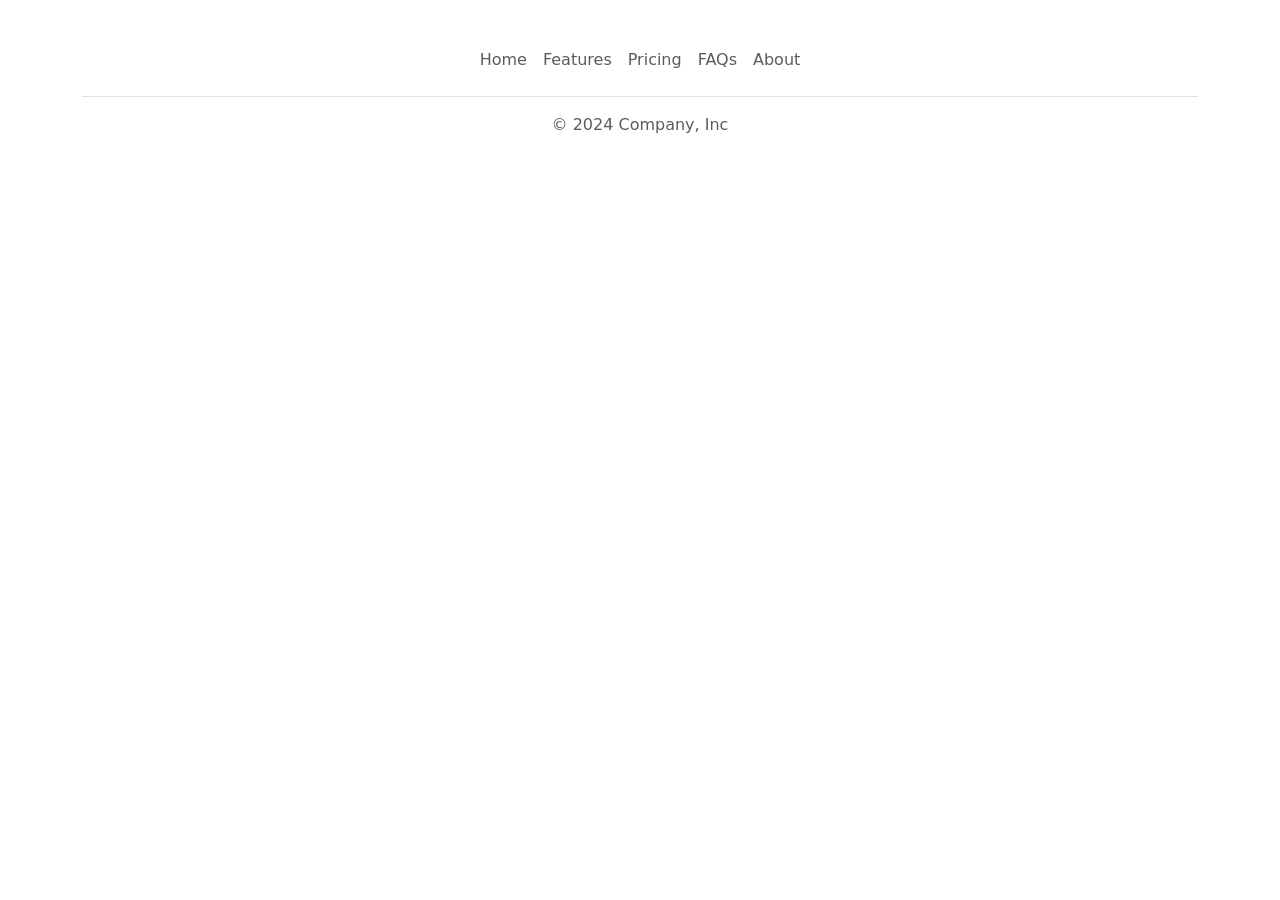
<file: templates/footer.html>
<!DOCTYPE html>
<html lang="en">
<head>
  <meta charset="UTF-8">
  <meta http-equiv="X-UA-Compatible" content="IE=edge">
  <meta name="viewport" content="width=device-width, initial-scale=1.0">
  <link href="https://cdn.jsdelivr.net/npm/bootstrap@5.3.3/dist/css/bootstrap.min.css" rel="stylesheet" integrity="sha384-QWTKZyjpPEjISv5WaRU9OFeRpok6YctnYmDr5pNlyT2bRjXh0JMhjY6hW+ALEwIH" crossorigin="anonymous">
</head>
<body>
  
  <div class="container">
    <footer class="py-3 my-4">
      <ul class="nav justify-content-center border-bottom pb-3 mb-3">
        <li class="nav-item"><a href="#" class="nav-link px-2 text-body-secondary">Home</a></li>
        <li class="nav-item"><a href="#" class="nav-link px-2 text-body-secondary">Features</a></li>
        <li class="nav-item"><a href="#" class="nav-link px-2 text-body-secondary">Pricing</a></li>
        <li class="nav-item"><a href="#" class="nav-link px-2 text-body-secondary">FAQs</a></li>
        <li class="nav-item"><a href="#" class="nav-link px-2 text-body-secondary">About</a></li>
      </ul>
      <p class="text-center text-body-secondary">&copy; 2024 Company, Inc</p>
    </footer>
  </div>
   <script src="https://cdn.jsdelivr.net/npm/bootstrap@5.3.3/dist/js/bootstrap.bundle.min.js" integrity="sha384-YvpcrYf0tY3lHB60NNkmXc5s9fDVZLESaAA55NDzOxhy9GkcIdslK1eN7N6jIeHz" crossorigin="anonymous"></script>
  
</body>
</html>
</file>
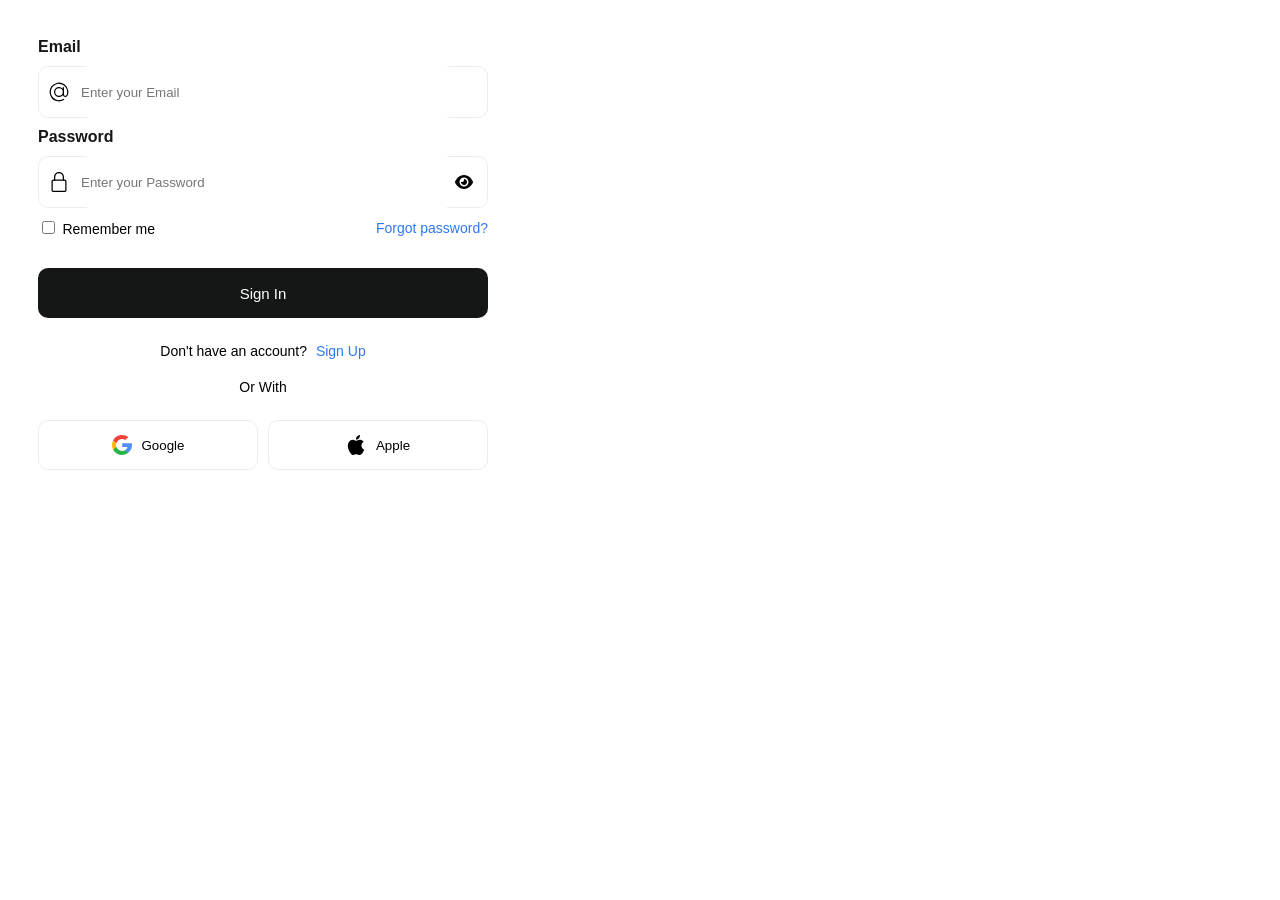
<file: templates/login.html>
<!DOCTYPE html>
<html lang="en">
<head>
  <meta charset="UTF-8">
  <meta http-equiv="X-UA-Compatible" content="IE=edge">
  <meta name="viewport" content="width=device-width, initial-scale=1.0">
  <title>Login HTML</title>
  <style>
    .form {
      display: flex;
      flex-direction: column;
      gap: 10px;
      background-color: #ffffff;
      padding: 30px;
      width: 450px;
      border-radius: 20px;
      font-family: -apple-system, BlinkMacSystemFont, 'Segoe UI', Roboto, Oxygen, Ubuntu, Cantarell, 'Open Sans', 'Helvetica Neue', sans-serif;
    }

    ::placeholder {
      font-family: -apple-system, BlinkMacSystemFont, 'Segoe UI', Roboto, Oxygen, Ubuntu, Cantarell, 'Open Sans', 'Helvetica Neue', sans-serif;
    }

    .form button {
      align-self: flex-end;
    }

    .flex-column > label {
      color: #151717;
      font-weight: 600;
    }

    .inputForm {
      border: 1.5px solid #ecedec;
      border-radius: 10px;
      height: 50px;
      display: flex;
      align-items: center;
      padding-left: 10px;
      transition: 0.2s ease-in-out;
    }

    .input {
      margin-left: 10px;
      border-radius: 10px;
      border: none;
      width: 85%;
      height: 100%;
    }

    .input:focus {
      outline: none;
    }

    .inputForm:focus-within {
      border: 1.5px solid #2d79f3;
    }

    .flex-row {
      display: flex;
      flex-direction: row;
      align-items: center;
      gap: 10px;
      justify-content: space-between;
    }

    .flex-row > div > label {
      font-size: 14px;
      color: black;
      font-weight: 400;
    }

    .span {
      font-size: 14px;
      margin-left: 5px;
      color: #2d79f3;
      font-weight: 500;
      cursor: pointer;
    }

    .button-submit {
      margin: 20px 0 10px 0;
      background-color: #151717;
      border: none;
      color: white;
      font-size: 15px;
      font-weight: 500;
      border-radius: 10px;
      height: 50px;
      width: 100%;
      cursor: pointer;
    }

    .button-submit:hover {
      background-color: #252727;
    }

    .p {
      text-align: center;
      color: black;
      font-size: 14px;
      margin: 5px 0;
    }

    .btn {
      margin-top: 10px;
      width: 100%;
      height: 50px;
      border-radius: 10px;
      display: flex;
      justify-content: center;
      align-items: center;
      font-weight: 500;
      gap: 10px;
      border: 1px solid #ededef;
      background-color: white;
      cursor: pointer;
      transition: 0.2s ease-in-out;
    }

    .btn:hover {
      border: 1px solid #2d79f3;
      ;
    }


  </style>
</head>
<body>
  <form class="form">
      <div class="flex-column">
        <label>Email </label></div>
        <div class="inputForm">
          <svg height="20" viewBox="0 0 32 32" width="20" xmlns="http://www.w3.org/2000/svg"><g id="Layer_3" data-name="Layer 3"><path d="m30.853 13.87a15 15 0 0 0 -29.729 4.082 15.1 15.1 0 0 0 12.876 12.918 15.6 15.6 0 0 0 2.016.13 14.85 14.85 0 0 0 7.715-2.145 1 1 0 1 0 -1.031-1.711 13.007 13.007 0 1 1 5.458-6.529 2.149 2.149 0 0 1 -4.158-.759v-10.856a1 1 0 0 0 -2 0v1.726a8 8 0 1 0 .2 10.325 4.135 4.135 0 0 0 7.83.274 15.2 15.2 0 0 0 .823-7.455zm-14.853 8.13a6 6 0 1 1 6-6 6.006 6.006 0 0 1 -6 6z"></path></g></svg>
          <input type="text" class="input" placeholder="Enter your Email">
        </div>

      <div class="flex-column">
        <label>Password </label></div>
        <div class="inputForm">
          <svg height="20" viewBox="-64 0 512 512" width="20" xmlns="http://www.w3.org/2000/svg"><path d="m336 512h-288c-26.453125 0-48-21.523438-48-48v-224c0-26.476562 21.546875-48 48-48h288c26.453125 0 48 21.523438 48 48v224c0 26.476562-21.546875 48-48 48zm-288-288c-8.8125 0-16 7.167969-16 16v224c0 8.832031 7.1875 16 16 16h288c8.8125 0 16-7.167969 16-16v-224c0-8.832031-7.1875-16-16-16zm0 0"></path><path d="m304 224c-8.832031 0-16-7.167969-16-16v-80c0-52.929688-43.070312-96-96-96s-96 43.070312-96 96v80c0 8.832031-7.167969 16-16 16s-16-7.167969-16-16v-80c0-70.59375 57.40625-128 128-128s128 57.40625 128 128v80c0 8.832031-7.167969 16-16 16zm0 0"></path></svg>        
          <input type="password" class="input" placeholder="Enter your Password">
          <svg viewBox="0 0 576 512" height="1em" xmlns="http://www.w3.org/2000/svg"><path d="M288 32c-80.8 0-145.5 36.8-192.6 80.6C48.6 156 17.3 208 2.5 243.7c-3.3 7.9-3.3 16.7 0 24.6C17.3 304 48.6 356 95.4 399.4C142.5 443.2 207.2 480 288 480s145.5-36.8 192.6-80.6c46.8-43.5 78.1-95.4 93-131.1c3.3-7.9 3.3-16.7 0-24.6c-14.9-35.7-46.2-87.7-93-131.1C433.5 68.8 368.8 32 288 32zM144 256a144 144 0 1 1 288 0 144 144 0 1 1 -288 0zm144-64c0 35.3-28.7 64-64 64c-7.1 0-13.9-1.2-20.3-3.3c-5.5-1.8-11.9 1.6-11.7 7.4c.3 6.9 1.3 13.8 3.2 20.7c13.7 51.2 66.4 81.6 117.6 67.9s81.6-66.4 67.9-117.6c-11.1-41.5-47.8-69.4-88.6-71.1c-5.8-.2-9.2 6.1-7.4 11.7c2.1 6.4 3.3 13.2 3.3 20.3z"></path></svg>
        </div>

      <div class="flex-row">
        <div>
        <input type="checkbox">
        <label>Remember me </label>
        </div>
        <span class="span">Forgot password?</span>
      </div>
      <button class="button-submit">Sign In</button>
      <p class="p">Don't have an account? <span class="span">Sign Up</span>

      </p><p class="p line">Or With</p>

      <div class="flex-row">
        <button class="btn google">
          <svg version="1.1" width="20" id="Layer_1" xmlns="http://www.w3.org/2000/svg" xmlns:xlink="http://www.w3.org/1999/xlink" x="0px" y="0px" viewBox="0 0 512 512" style="enable-background:new 0 0 512 512;" xml:space="preserve">
  <path style="fill:#FBBB00;" d="M113.47,309.408L95.648,375.94l-65.139,1.378C11.042,341.211,0,299.9,0,256
    c0-42.451,10.324-82.483,28.624-117.732h0.014l57.992,10.632l25.404,57.644c-5.317,15.501-8.215,32.141-8.215,49.456
    C103.821,274.792,107.225,292.797,113.47,309.408z"></path>
  <path style="fill:#518EF8;" d="M507.527,208.176C510.467,223.662,512,239.655,512,256c0,18.328-1.927,36.206-5.598,53.451
    c-12.462,58.683-45.025,109.925-90.134,146.187l-0.014-0.014l-73.044-3.727l-10.338-64.535
    c29.932-17.554,53.324-45.025,65.646-77.911h-136.89V208.176h138.887L507.527,208.176L507.527,208.176z"></path>
  <path style="fill:#28B446;" d="M416.253,455.624l0.014,0.014C372.396,490.901,316.666,512,256,512
    c-97.491,0-182.252-54.491-225.491-134.681l82.961-67.91c21.619,57.698,77.278,98.771,142.53,98.771
    c28.047,0,54.323-7.582,76.87-20.818L416.253,455.624z"></path>
  <path style="fill:#F14336;" d="M419.404,58.936l-82.933,67.896c-23.335-14.586-50.919-23.012-80.471-23.012
    c-66.729,0-123.429,42.957-143.965,102.724l-83.397-68.276h-0.014C71.23,56.123,157.06,0,256,0
    C318.115,0,375.068,22.126,419.404,58.936z"></path>

  </svg>

          Google 

        </button><button class="btn apple">
  <svg version="1.1" height="20" width="20" id="Capa_1" xmlns="http://www.w3.org/2000/svg" xmlns:xlink="http://www.w3.org/1999/xlink" x="0px" y="0px" viewBox="0 0 22.773 22.773" style="enable-background:new 0 0 22.773 22.773;" xml:space="preserve"> <g> <g> <path d="M15.769,0c0.053,0,0.106,0,0.162,0c0.13,1.606-0.483,2.806-1.228,3.675c-0.731,0.863-1.732,1.7-3.351,1.573 c-0.108-1.583,0.506-2.694,1.25-3.561C13.292,0.879,14.557,0.16,15.769,0z"></path> <path d="M20.67,16.716c0,0.016,0,0.03,0,0.045c-0.455,1.378-1.104,2.559-1.896,3.655c-0.723,0.995-1.609,2.334-3.191,2.334 c-1.367,0-2.275-0.879-3.676-0.903c-1.482-0.024-2.297,0.735-3.652,0.926c-0.155,0-0.31,0-0.462,0 c-0.995-0.144-1.798-0.932-2.383-1.642c-1.725-2.098-3.058-4.808-3.306-8.276c0-0.34,0-0.679,0-1.019 c0.105-2.482,1.311-4.5,2.914-5.478c0.846-0.52,2.009-0.963,3.304-0.765c0.555,0.086,1.122,0.276,1.619,0.464 c0.471,0.181,1.06,0.502,1.618,0.485c0.378-0.011,0.754-0.208,1.135-0.347c1.116-0.403,2.21-0.865,3.652-0.648 c1.733,0.262,2.963,1.032,3.723,2.22c-1.466,0.933-2.625,2.339-2.427,4.74C17.818,14.688,19.086,15.964,20.67,16.716z"></path> </g></g></svg>

          Apple 

  </button></div></form>
  
</body>
</html>
</file>
